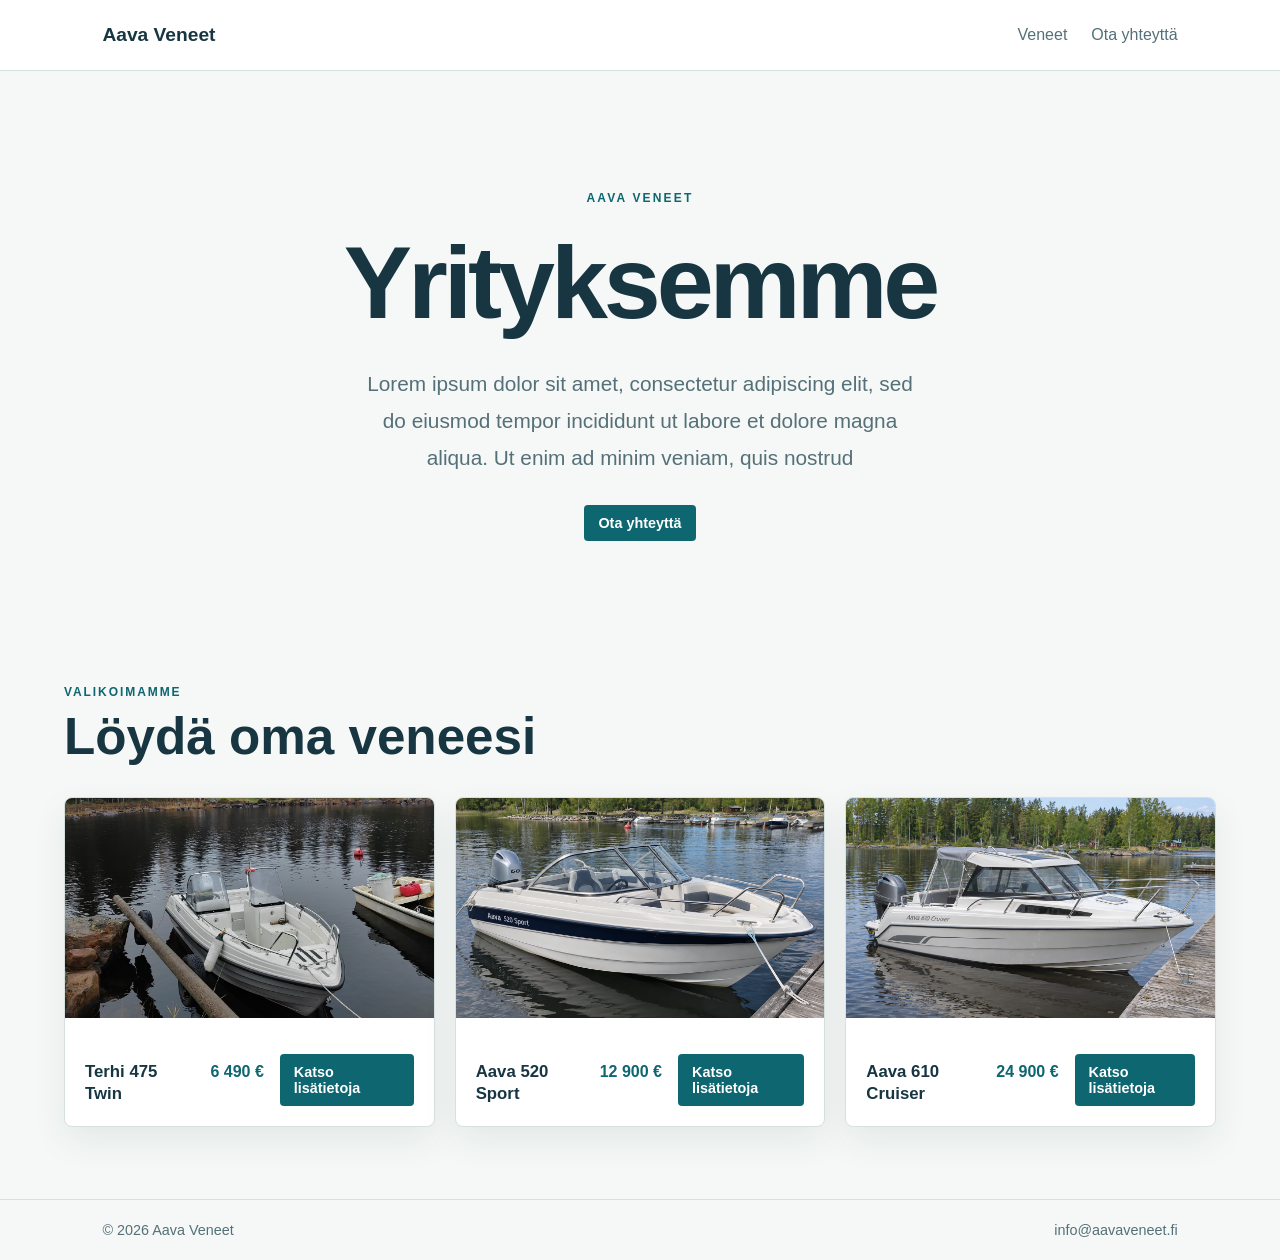
<file: index.html>
<!DOCTYPE html>
<html lang="fi">
<head>
    <meta charset="UTF-8">
    <meta name="viewport" content="width=device-width, initial-scale=1.0">
    <title>Aava Veneet</title>
    <link rel="stylesheet" href="styles/style.css">
</head>
<body>
<header class="site-header">
    <a class="brand" href="index.html">Aava Veneet</a>
    <nav class="site-nav" aria-label="Päänavigaatio">
        <a href="boat1.html">Veneet</a>
        <a href="contact.html">Ota yhteyttä</a>
    </nav>
</header>

<main>
    <section class="esittely">
        <h1>Yrityksemme</h1>
        <p class="intro">Lorem ipsum dolor sit amet, consectetur adipiscing elit,
             sed do eiusmod tempor incididunt ut labore et dolore magna aliqua. 
             Ut enim ad minim veniam, quis nostrud</p>
        <a class="intro-button" href="contact.html">Ota yhteyttä</a>
    </section>

    <section class="venemallisto" aria-labelledby="venemallisto-otsikko">
        <div class="section-heading">
            <p class="eyebrow">Valikoimamme</p>
            <h2 id="venemallisto-otsikko">Löydä oma veneesi</h2>
        </div>

        <div class="veneet-grid">
            <article class="vene-kortti">
                <img src="images/venekuva2.jpg" alt="Valkoinen moottorivene tyynellä merellä" loading="lazy">
                <div class="vene-kortti__sisalto">
                    <h3>Terhi 475 Twin</h3>
                    <p class="hinta">6 490 €</p>
                    <a href="boat1.html#boat1" class="vene-kortti-nappi">Katso lisätietoja</a>
                </div>
            </article>

            <article class="vene-kortti">
                <img src="images/venekuva4.png" alt="Sininen purjevene avomerellä" loading="lazy">
                <div class="vene-kortti__sisalto">
                    <h3>Aava 520 Sport</h3>
                    <p class="hinta">12 900 €</p>
                    <a href="boat1.html#boat2" class="vene-kortti-nappi">Katso lisätietoja</a>
                </div>
            </article>

            <article class="vene-kortti">
                <img src="images/venekuva5.png" alt="Tyylikäs vene satamassa" loading="lazy">
                <div class="vene-kortti__sisalto">
                    <h3>Aava 610 Cruiser</h3>
                    <p class="hinta">24 900 €</p>
                    <a href="boat1.html#boat3" class="vene-kortti-nappi">Katso lisätietoja</a>
                </div>
            </article>
        </div>
    </section>
</main>

<footer class="site-footer">
    <p>&copy; 2026 Aava Veneet</p>
    <a href="mailto:info@aavaveneet.fi">info@aavaveneet.fi</a>
</footer>
</body>
</html>
</file>
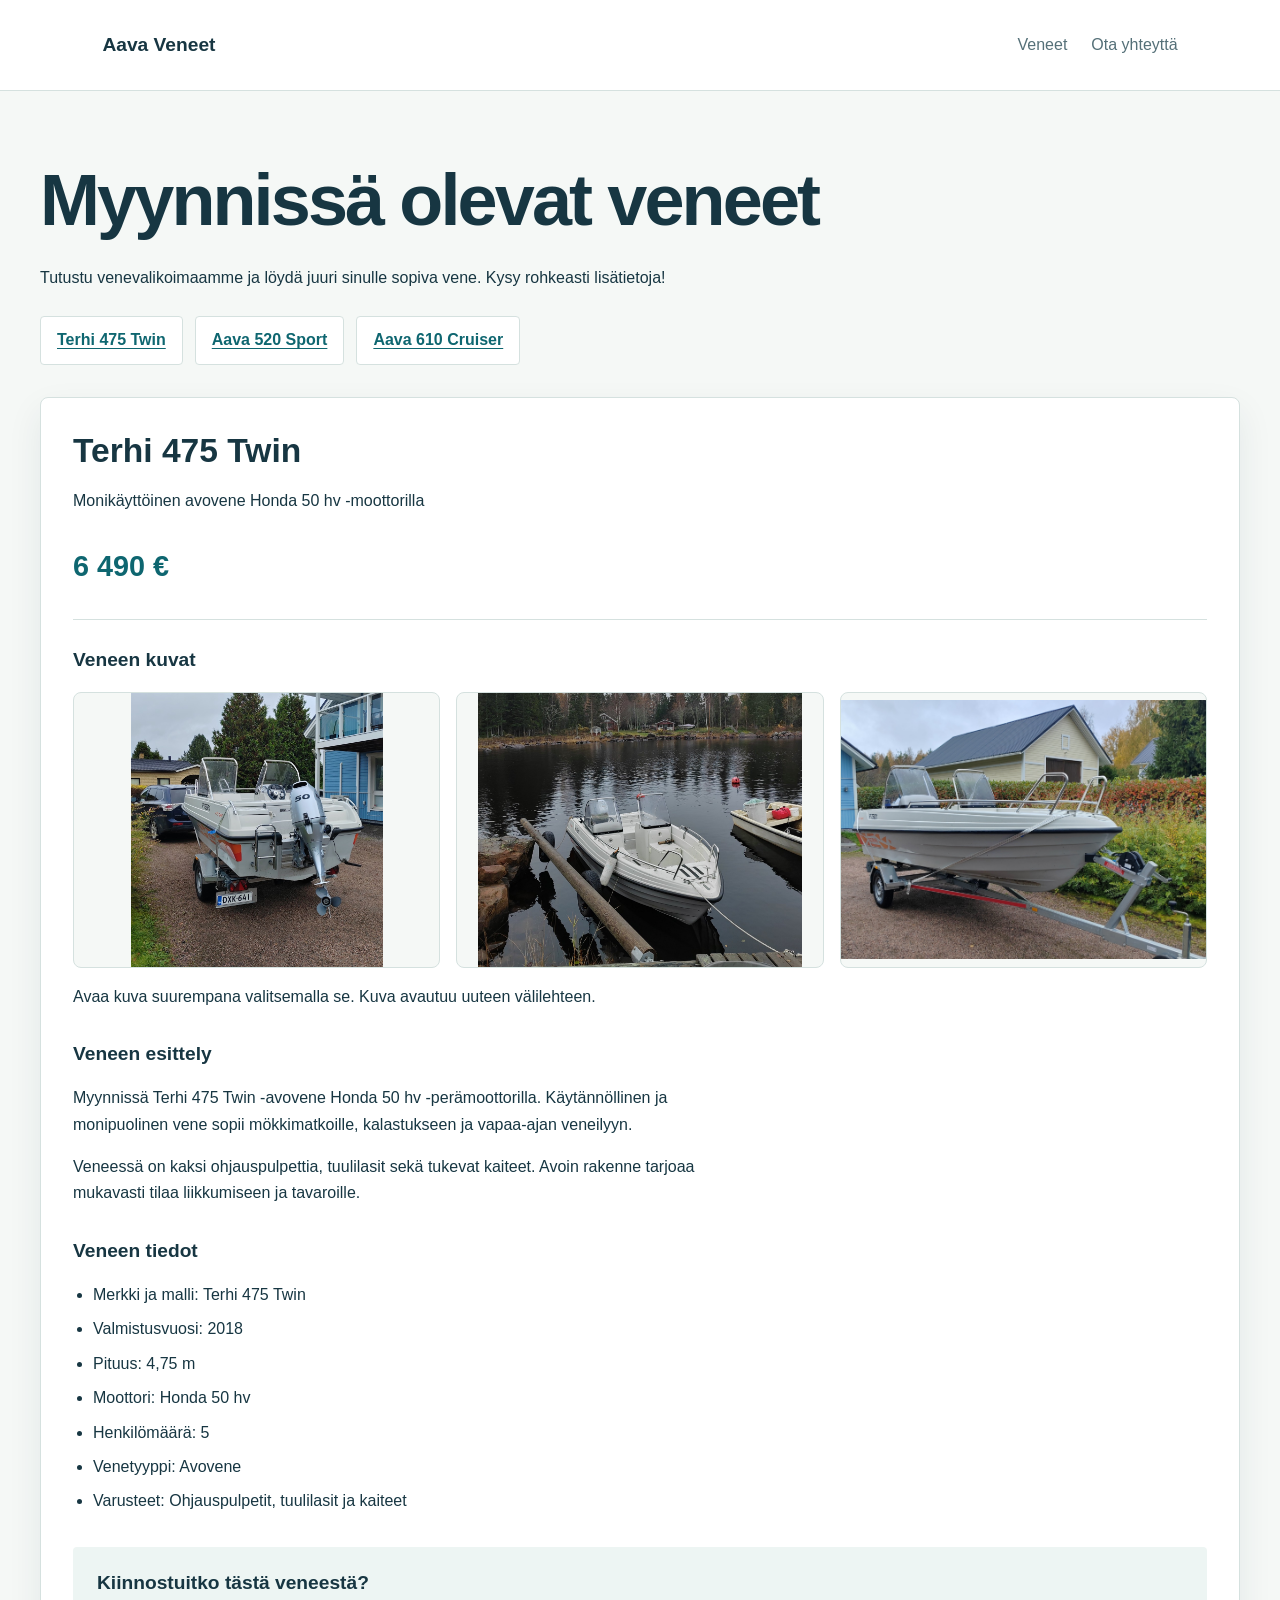
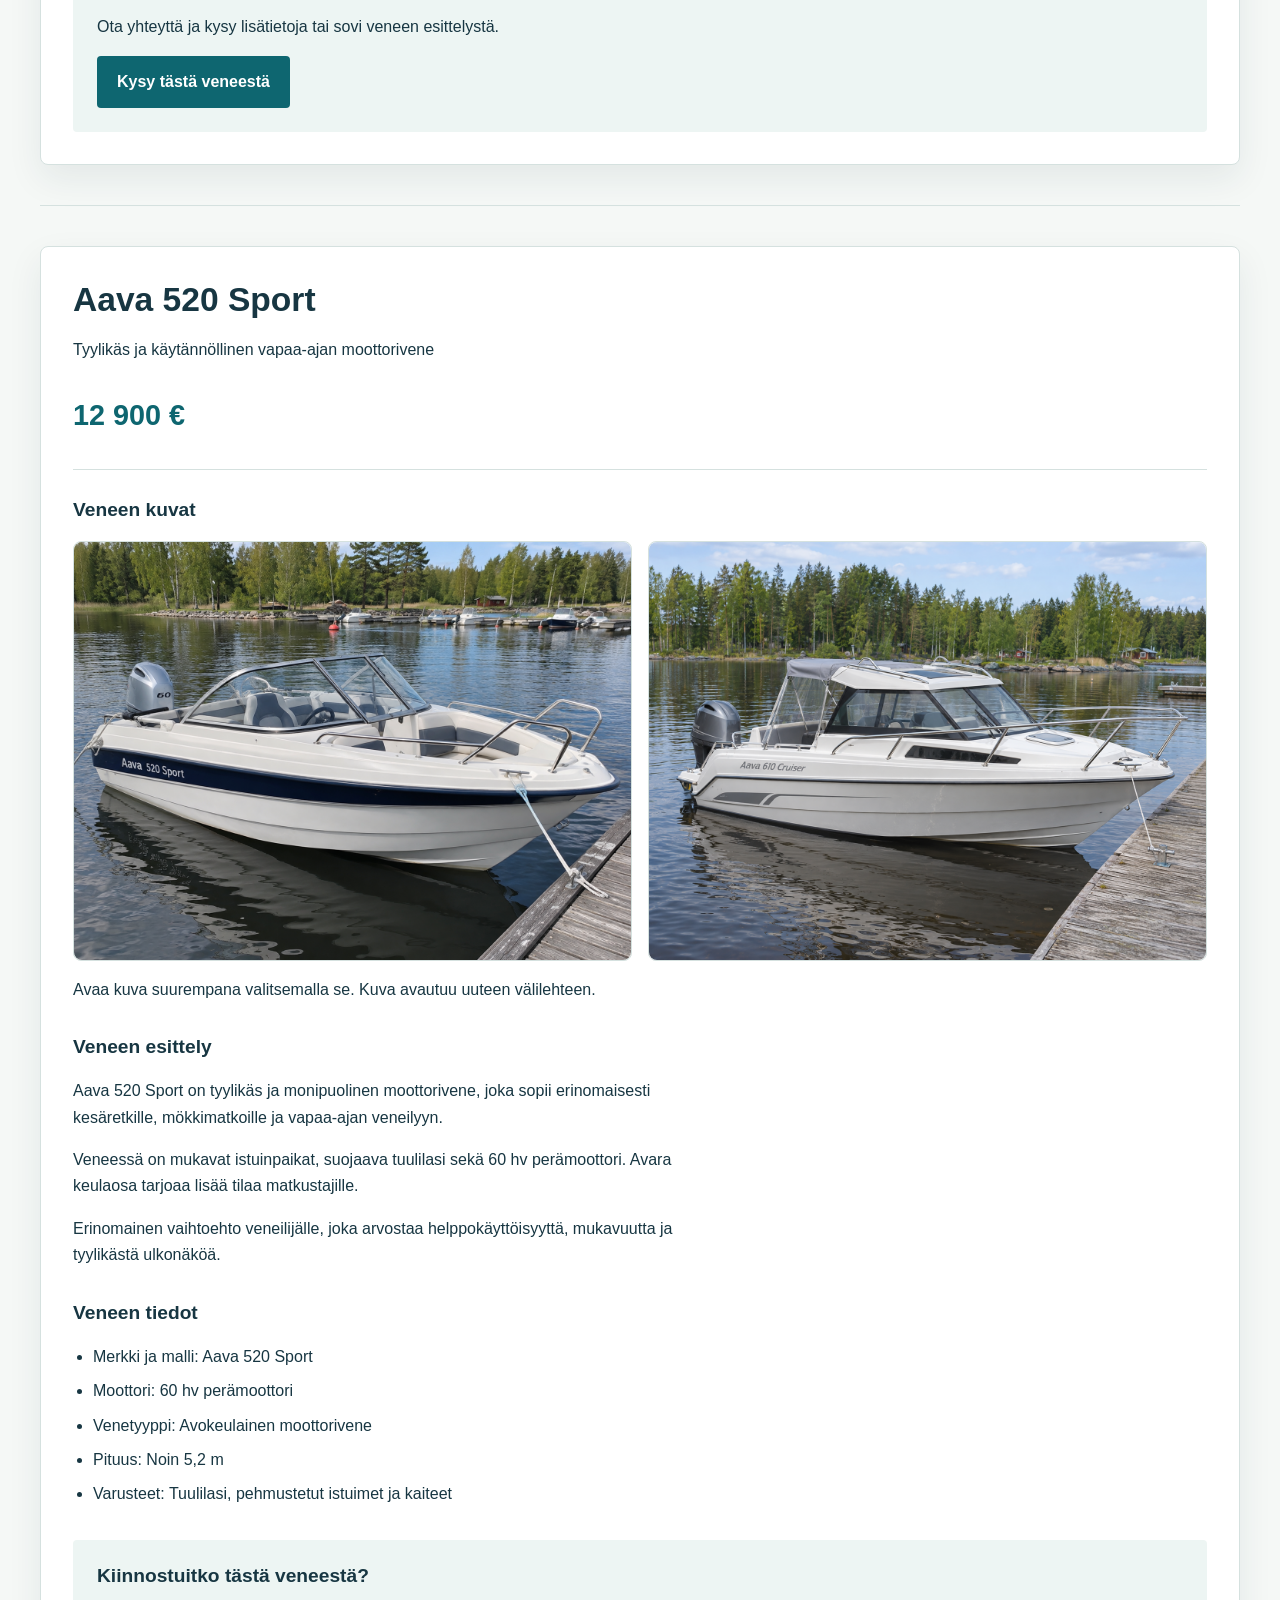
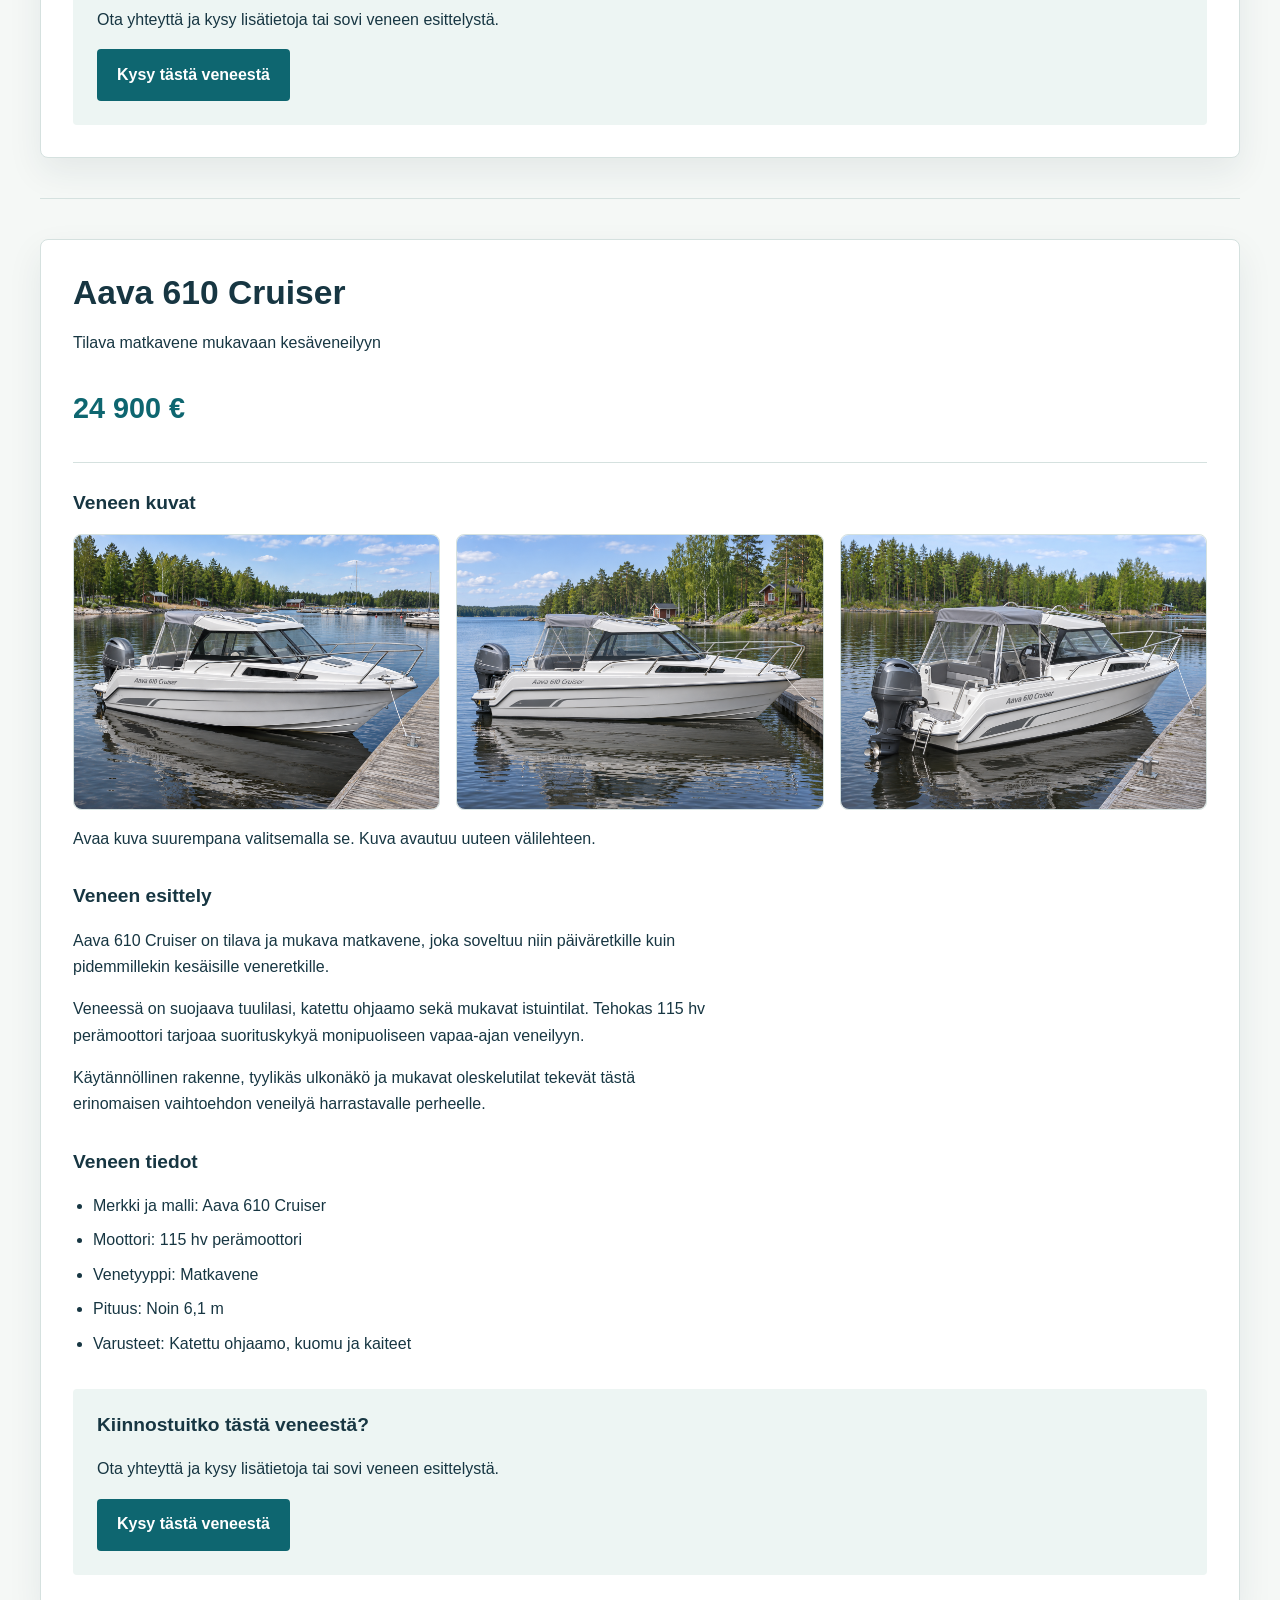
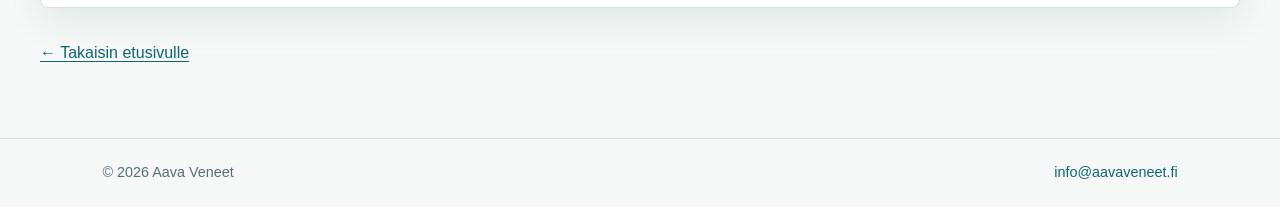
<file: boat1.html>
<!DOCTYPE html>
<html lang="fi">

<head>
    <meta charset="UTF-8">
    <meta name="viewport" content="width=device-width, initial-scale=1.0">
    <meta name="description" content="Tutustu Terhi 475 Twinin, Aava 520 Sportin ja Aava 610 Cruiserin kuviin, hintoihin ja tietoihin. Kysy lisää Aava Veneiltä.">
    <title>Myytävät veneet | Aava Veneet</title>

    <link rel="stylesheet" href="styles/style.css">
    <link rel="icon" type="image/png" href="images/favicon.png">
</head>

<body class="boat-detail-page">
    <a class="skip-link" href="#sisalto">Siirry sisältöön</a>

    <!-- Yhteinen header -->
    <header class="site-header">
        <a class="brand" href="index.html">Aava Veneet</a>

        <nav class="site-nav" aria-label="Päänavigaatio">
            <a href="index.html#veneet">Veneet</a>
            <a href="contact.html">Ota yhteyttä</a>
        </nav>
    </header>

    <main id="sisalto" class="boat-page" tabindex="-1">

        <h1>Myynnissä olevat veneet</h1>

        <p>
            Tutustu venevalikoimaamme ja löydä juuri sinulle
            sopiva vene. Kysy rohkeasti lisätietoja!
        </p>

        <nav class="boat-shortcuts" aria-label="Siirry veneen tietoihin">
            <a href="#boat1">Terhi 475 Twin</a>
            <a href="#boat2">Aava 520 Sport</a>
            <a href="#boat3">Aava 610 Cruiser</a>
        </nav>

        <!-- VENE 1: TERHI 475 TWIN -->

        <article id="boat1" class="boat-listing" aria-labelledby="boat1-title">

            <header class="boat-header">
                <h2 id="boat1-title">Terhi 475 Twin</h2>
                <p>Monikäyttöinen avovene Honda 50 hv -moottorilla</p>
                <p class="boat-price"><strong>6 490 €</strong></p>
            </header>

            <section class="boat-gallery-section">
                <h3>Veneen kuvat</h3>

                <div class="boat-gallery">

                    <a href="images/venekuva1.jpg"
                       target="_blank"
                       rel="noopener"
                       aria-label="Avaa Terhin takakuva suurempana">
                        <img src="images/venekuva1.jpg"
                             width="993" height="1080"
                             alt="Terhi 475 Twin takaapäin, Honda 50 hv -moottori">
                    </a>

                    <a href="images/venekuva2.jpg"
                       target="_blank"
                       rel="noopener"
                       aria-label="Avaa Terhin keulakuva suurempana">
                        <img src="images/venekuva2.jpg"
                             width="1280" height="1080"
                             alt="Terhi 475 Twin laiturissa keulasta kuvattuna">
                    </a>

                    <a href="images/venekuva3.jpg"
                       target="_blank"
                       rel="noopener"
                       aria-label="Avaa Terhin sivukuva suurempana">
                        <img src="images/venekuva3.jpg"
                             width="3303" height="2343"
                             alt="Terhi 475 Twin sivulta kuvattuna trailerilla">
                    </a>

                </div>

                <p>Avaa kuva suurempana valitsemalla se. Kuva avautuu uuteen välilehteen.</p>
            </section>

            <section class="boat-description">
                <h3>Veneen esittely</h3>

                <p>
                    Myynnissä Terhi 475 Twin -avovene Honda 50 hv
                    -perämoottorilla. Käytännöllinen ja monipuolinen
                    vene sopii mökkimatkoille, kalastukseen ja
                    vapaa-ajan veneilyyn.
                </p>

                <p>
                    Veneessä on kaksi ohjauspulpettia, tuulilasit
                    sekä tukevat kaiteet. Avoin rakenne tarjoaa
                    mukavasti tilaa liikkumiseen ja tavaroille.
                </p>
            </section>

            <section class="boat-specifications">
                <h3>Veneen tiedot</h3>

                <ul>
                    <li>Merkki ja malli: Terhi 475 Twin</li>
                    <li>Valmistusvuosi: 2018</li>
                    <li>Pituus: 4,75 m</li>
                    <li>Moottori: Honda 50 hv</li>
                    <li>Henkilömäärä: 5</li>
                    <li>Venetyyppi: Avovene</li>
                    <li>Varusteet: Ohjauspulpetit, tuulilasit ja kaiteet</li>
                </ul>
            </section>

            <section class="boat-contact">
                <h3>Kiinnostuitko tästä veneestä?</h3>

                <p>
                    Ota yhteyttä ja kysy lisätietoja
                    tai sovi veneen esittelystä.
                </p>

                <a href="contact.html?boat=boat1" class="button">
                    Kysy tästä veneestä
                </a>
            </section>

        </article>

        <hr>

        <!-- VENE 2: AAVA 520 SPORT -->

        <article id="boat2" class="boat-listing" aria-labelledby="boat2-title">

            <header class="boat-header">
                <h2 id="boat2-title">Aava 520 Sport</h2>
                <p>Tyylikäs ja käytännöllinen vapaa-ajan moottorivene</p>
                <p class="boat-price"><strong>12 900 €</strong></p>
            </header>

            <section class="boat-gallery-section">
                <h3>Veneen kuvat</h3>

                <div class="boat-gallery">

                    <a href="images/venekuva4.png"
                       target="_blank"
                       rel="noopener"
                       aria-label="Avaa Aava 520 Sportin ensimmäinen kuva">
                        <img src="images/venekuva4.png"
                             loading="lazy" decoding="async"
                             alt="Aava 520 Sport sivulta kuvattuna laiturissa">
                    </a>

                    <a href="images/venekuva5.png"
                       target="_blank"
                       rel="noopener"
                       aria-label="Avaa Aava 520 Sportin toinen kuva">
                        <img src="images/venekuva5.png"
                             loading="lazy" decoding="async"
                             alt="Aava 520 Sport toisesta kuvakulmasta">
                    </a>

                </div>

                <p>Avaa kuva suurempana valitsemalla se. Kuva avautuu uuteen välilehteen.</p>
            </section>

            <section class="boat-description">
                <h3>Veneen esittely</h3>

                <p>
                    Aava 520 Sport on tyylikäs ja monipuolinen
                    moottorivene, joka sopii erinomaisesti
                    kesäretkille, mökkimatkoille ja
                    vapaa-ajan veneilyyn.
                </p>

                <p>
                    Veneessä on mukavat istuinpaikat,
                    suojaava tuulilasi sekä 60 hv perämoottori.
                    Avara keulaosa tarjoaa lisää tilaa matkustajille.
                </p>

                <p>
                    Erinomainen vaihtoehto veneilijälle,
                    joka arvostaa helppokäyttöisyyttä,
                    mukavuutta ja tyylikästä ulkonäköä.
                </p>
            </section>

            <section class="boat-specifications">
                <h3>Veneen tiedot</h3>

                <ul>
                    <li>Merkki ja malli: Aava 520 Sport</li>
                    <li>Moottori: 60 hv perämoottori</li>
                    <li>Venetyyppi: Avokeulainen moottorivene</li>
                    <li>Pituus: Noin 5,2 m</li>
                    <li>Varusteet: Tuulilasi, pehmustetut istuimet ja kaiteet</li>
                </ul>
            </section>

            <section class="boat-contact">
                <h3>Kiinnostuitko tästä veneestä?</h3>

                <p>
                    Ota yhteyttä ja kysy lisätietoja
                    tai sovi veneen esittelystä.
                </p>

                <a href="contact.html?boat=boat2" class="button">
                    Kysy tästä veneestä
                </a>
            </section>

        </article>

        <hr>

        <!-- VENE 3: AAVA 610 CRUISER -->

        <article id="boat3" class="boat-listing" aria-labelledby="boat3-title">

            <header class="boat-header">
                <h2 id="boat3-title">Aava 610 Cruiser</h2>
                <p>Tilava matkavene mukavaan kesäveneilyyn</p>
                <p class="boat-price"><strong>24 900 €</strong></p>
            </header>

            <section class="boat-gallery-section">
                <h3>Veneen kuvat</h3>

                <div class="boat-gallery">

                    <a href="images/venekuva6.png"
                       target="_blank"
                       rel="noopener"
                       aria-label="Avaa Aava 610 Cruiserin ensimmäinen kuva">
                        <img src="images/venekuva6.png"
                             loading="lazy" decoding="async"
                             alt="Aava 610 Cruiser laiturissa">
                    </a>

                    <a href="images/venekuva7.png"
                       target="_blank"
                       rel="noopener"
                       aria-label="Avaa Aava 610 Cruiserin toinen kuva">
                        <img src="images/venekuva7.png"
                             loading="lazy" decoding="async"
                             alt="Aava 610 Cruiser sivulta kuvattuna">
                    </a>

                    <a href="images/venekuva8.png"
                       target="_blank"
                       rel="noopener"
                       aria-label="Avaa Aava 610 Cruiserin kolmas kuva">
                        <img src="images/venekuva8.png"
                             loading="lazy" decoding="async"
                             alt="Aava 610 Cruiser takaapäin kuvattuna">
                    </a>

                </div>

                <p>Avaa kuva suurempana valitsemalla se. Kuva avautuu uuteen välilehteen.</p>
            </section>

            <section class="boat-description">
                <h3>Veneen esittely</h3>

                <p>
                    Aava 610 Cruiser on tilava ja mukava
                    matkavene, joka soveltuu niin päiväretkille
                    kuin pidemmillekin kesäisille veneretkille.
                </p>

                <p>
                    Veneessä on suojaava tuulilasi, katettu
                    ohjaamo sekä mukavat istuintilat.
                    Tehokas 115 hv perämoottori tarjoaa
                    suorituskykyä monipuoliseen
                    vapaa-ajan veneilyyn.
                </p>

                <p>
                    Käytännöllinen rakenne, tyylikäs ulkonäkö
                    ja mukavat oleskelutilat tekevät tästä
                    erinomaisen vaihtoehdon veneilyä
                    harrastavalle perheelle.
                </p>
            </section>

            <section class="boat-specifications">
                <h3>Veneen tiedot</h3>

                <ul>
                    <li>Merkki ja malli: Aava 610 Cruiser</li>
                    <li>Moottori: 115 hv perämoottori</li>
                    <li>Venetyyppi: Matkavene</li>
                    <li>Pituus: Noin 6,1 m</li>
                    <li>Varusteet: Katettu ohjaamo, kuomu ja kaiteet</li>
                </ul>
            </section>

            <section class="boat-contact">
                <h3>Kiinnostuitko tästä veneestä?</h3>

                <p>
                    Ota yhteyttä ja kysy lisätietoja
                    tai sovi veneen esittelystä.
                </p>

                <a href="contact.html?boat=boat3" class="button">
                    Kysy tästä veneestä
                </a>
            </section>

        </article>

        <!-- Paluu etusivulle -->
        <p class="back-link">
            <a href="index.html">← Takaisin etusivulle</a>
        </p>

    </main>

<footer class="site-footer">
    <p>&copy; 2026 Aava Veneet</p>
    <a href="mailto:info@aavaveneet.fi">info@aavaveneet.fi</a>
</footer>

</body>
</html>
</file>
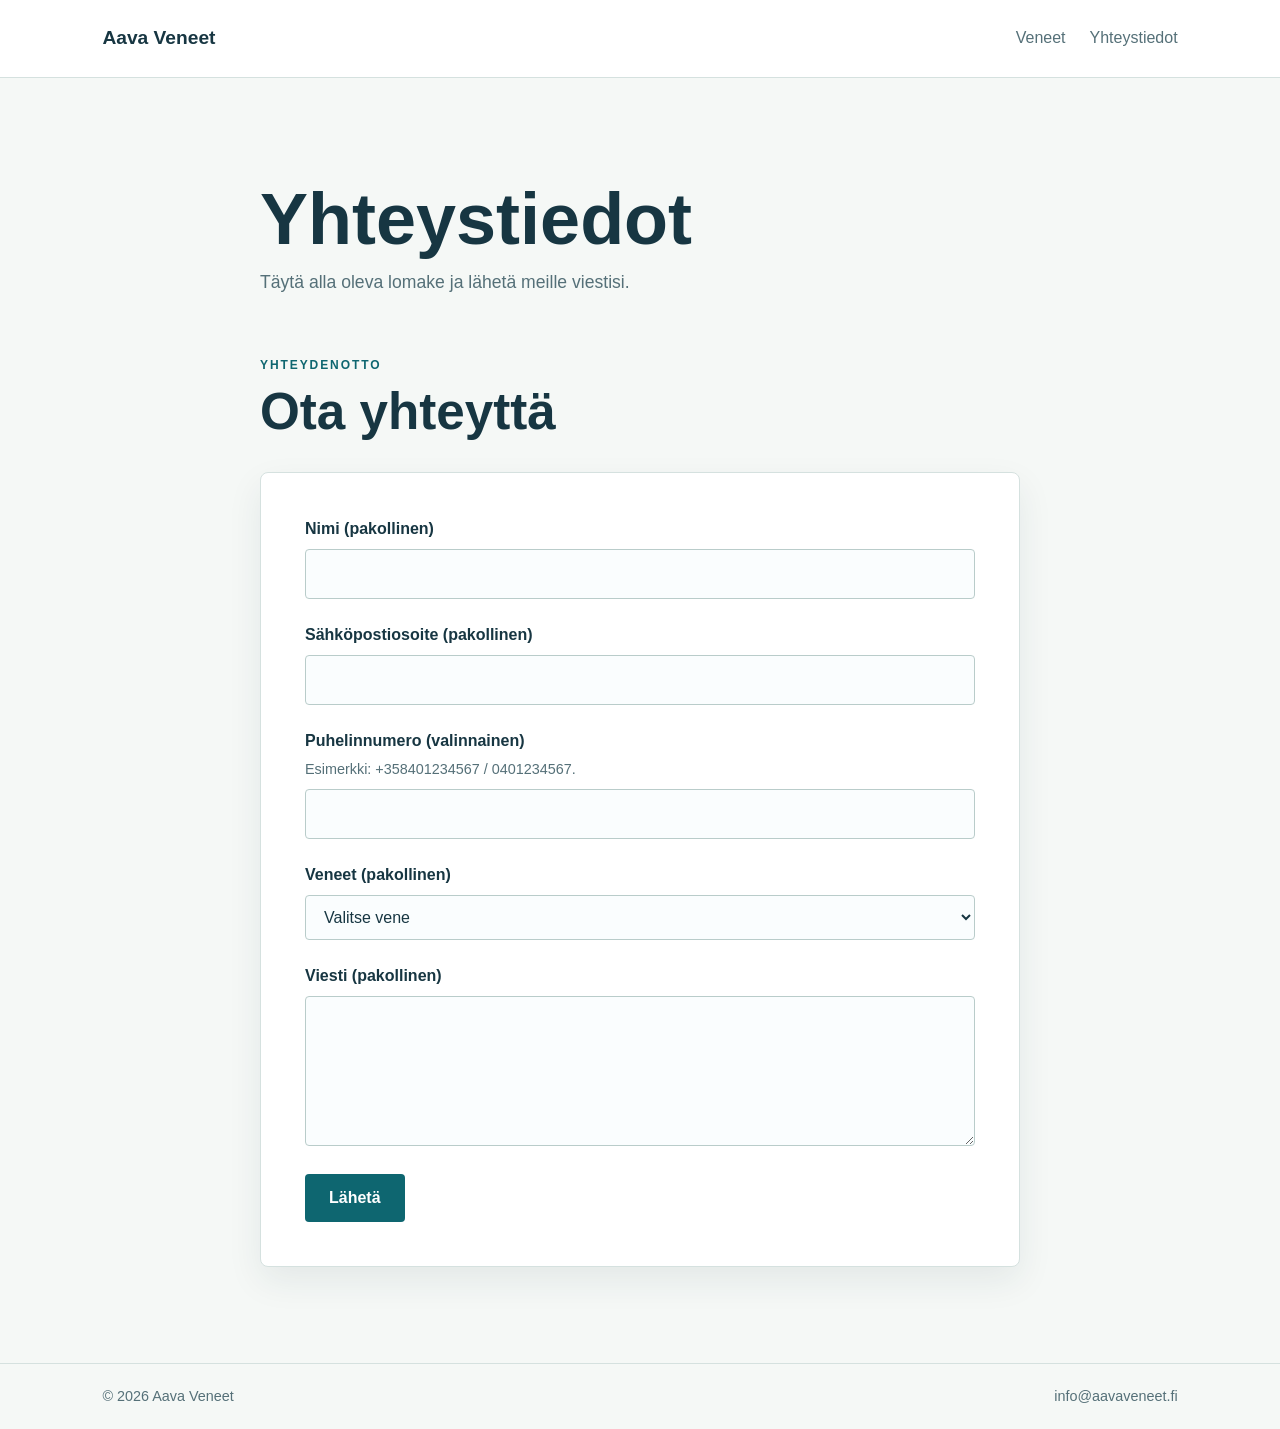
<file: contact.html>
<!DOCTYPE html>
<html lang="fi">

<head>
    <meta charset="UTF-8">
    <meta name="viewport" content="width=device-width, initial-scale=1.0">
    <title>Yhteystiedot</title>
    <link rel="stylesheet" href="styles/style.css">
</head>

<body class="contact-page">
    <header class="site-header contact-header">
        <a class="brand" href="index.html">Aava Veneet</a>
        <nav class="site-nav" aria-label="Päänavigaatio">
            <a href="boat1.html">Veneet</a>
            
            <a href="#yhteystiedot">Yhteystiedot</a>
        </nav>

    </header>

    <main class="site-main">

 <div class="contact-header__intro">
            <h1>Yhteystiedot</h1>
            <p>Täytä alla oleva lomake ja lähetä meille viestisi.</p>
        </div>

        <section class="contact" id="yhteystiedot">
            <div class="section-heading">
                <p class="eyebrow">Yhteydenotto</p>
                <h2>Ota yhteyttä</h2>
            </div>

            <form class="contact-card" action="https://httpbin.org/post" method="post">

                <div class="form-group">
                    <label for="name">Nimi (pakollinen)</label>
                    <input type="text" id="name" name="name" autocomplete="name" required minlength="2" maxlength="30">
                </div>

                <div class="form-group">
                    <label for="email">Sähköpostiosoite (pakollinen)</label>
                    <input type="email" id="email" name="email" autocomplete="email" required maxlength="40">
                </div>

                <div class="form-group">
                    <label for="phone">Puhelinnumero (valinnainen)</label>
                    <p id="phone-help">
                        Esimerkki: +358401234567 / 0401234567.
                    </p>
                    <input type="tel" id="phone" name="phone" autocomplete="tel" pattern="[+]?[0-9]{7,15}"
                        aria-describedby="phone-help">
                </div>

                <div class="form-group">
                <label for="veneet">Veneet (pakollinen)</label>
                <select id="veneet" name="veneet" required>
                    <option value="">Valitse vene</option>
                    <option value="vene1">Terhi 475 Twin</option>
                    <option value="vene2">Aava 520 Sport</option>
                    <option value="vene3">Aava 610 Cruiser</option>
                </select>
                </div>

                <div class="form-group">
                    <label for="message">Viesti (pakollinen)</label>
                    <textarea id="message" name="message" required minlength="10" maxlength="500">
                </textarea>
                </div>

                <button type="submit">Lähetä</button>
            </form>

        </section>
    </main>

    <script>
        const boatValues = {
            boat1: "vene1",
            boat2: "vene2",
            boat3: "vene3"
        };
        const selectedBoat = new URLSearchParams(window.location.search).get("boat");
        const boatSelect = document.getElementById("veneet");

        if (boatSelect && Object.hasOwn(boatValues, selectedBoat)) {
            boatSelect.value = boatValues[selectedBoat];
        }
    </script>



<footer class="site-footer">
    <p>&copy; 2026 Aava Veneet</p>
    <a href="mailto:info@aavaveneet.fi">info@aavaveneet.fi</a>
</footer>
</body>

</html>
</file>
<file: styles/style.css>
* {
	box-sizing: border-box;
}

body {
	margin: 0;
	color: #173642;
	background: #f5f8f6;
	font-family: Arial, sans-serif;
}

.site-header {
	display: flex;
	align-items: center;
	justify-content: space-between;
	padding: 24px 8%;
	border-bottom: 1px solid #d5e1df;
	background: #ffffff;
}

.brand {
	color: #173642;
	font-size: 1.2rem;
	font-weight: bold;
	text-decoration: none;
}

.site-nav {
	display: flex;
	gap: 24px;
}

.site-nav a {
	color: #557078;
	text-decoration: none;
}

.site-nav a:hover {
	color: #0e6670;
}

.hero {
	max-width: 760px;
	margin: 0 auto;
	padding: 120px 24px;
	text-align: center;
}

.esittely {
	position: relative;
	max-width: 900px;
	margin: 0 auto;
	padding: clamp(72px, 10vw, 120px) 24px clamp(36px, 5vw, 64px);
	text-align: center;
}

.esittely::before {
	content: "AAVA VENEET";
	display: block;
	margin-bottom: 24px;
	color: #0e6670;
	font-size: 0.75rem;
	font-weight: bold;
	letter-spacing: 0.18em;
}

.esittely h1 {
	max-width: 700px;
	margin: 0 auto 28px;
	font-size: clamp(3rem, 8vw, 6.5rem);
	font-weight: 700;
	letter-spacing: -0.04em;
}

.esittely .intro {
	max-width: 560px;
	margin: 0 auto;
	color: #557078;
	font-size: clamp(1.05rem, 2vw, 1.3rem);
	line-height: 1.8;
}

.intro-button {
	display: inline-block;
	margin-top: 28px;
	padding: 10px 14px;
	border-radius: 4px;
	background: #0e6670;
	color: #ffffff;
	font-size: 0.9rem;
	font-weight: bold;
	text-decoration: none;
}

.intro-button:hover {
	background: #173642;
}

.venemallisto {
	max-width: 1200px;
	margin: clamp(48px, 7vw, 80px) auto 0;
	padding: 0 24px;
	text-align: left;
}

.section-heading {
	margin-bottom: 32px;
}

.eyebrow {
	margin: 0 0 10px;
	color: #0e6670;
	font-size: 0.75rem;
	font-weight: bold;
	letter-spacing: 0.16em;
	text-transform: uppercase;
}

.section-heading h2 {
	margin: 0;
	font-size: clamp(2rem, 4vw, 3.2rem);
	line-height: 1.1;
}

.veneet-grid {
	display: grid;
	grid-template-columns: repeat(3, minmax(0, 1fr));
	gap: 20px;
}

.vene-kortti {
	overflow: hidden;
	border: 1px solid #d5e1df;
	border-radius: 8px;
	background: #ffffff;
	box-shadow: 0 14px 35px rgba(23, 54, 66, 0.08);
}

.vene-kortti img {
	display: block;
	width: 100%;
	height: 220px;
	object-fit: cover;
}

.vene-kortti__sisalto {
	display: flex;
	align-items: baseline;
	justify-content: space-between;
	gap: 16px;
	padding: 20px;
}

.vene-kortti h3 {
	margin: 0;
	font-size: 1.05rem;
	line-height: 1.3;
}

.hinta {
	flex-shrink: 0;
	margin: 0;
	color: #0e6670;
	font-size: 1rem;
	font-weight: bold;
}

.vene-kortti-nappi {
	display: inline-block;
	margin-top: 16px;
	padding: 10px 14px;
	border-radius: 4px;
	background: #0e6670;
	color: #ffffff;
	font-size: 0.9rem;
	font-weight: bold;
	text-decoration: none;
}

.vene-kortti-nappi:hover {
	background: #173642;
}

.site-footer {
	display: flex;
	align-items: center;
	justify-content: space-between;
	gap: 16px;
	margin-top: 72px;
	padding: 22px 8%;
	border-top: 1px solid #d5e1df;
	color: #557078;
	font-size: 0.9rem;
}

.site-footer p {
	margin: 0;
}

.site-footer a {
	color: #557078;
	text-decoration: none;
}

.site-footer a:hover {
	color: #0e6670;
}

.contact-page {
	line-height: 1.5;
}

.contact-header {
	flex-wrap: wrap;
	gap: 18px 32px;
}

.contact-header__intro {
	flex-basis: 100%;
	margin-bottom: 48px;
	padding-top: 40px;
	padding-bottom: 12px;
	gap: 12px;
}

.contact-header__intro h1 {
	margin-bottom: 12px;
}

.contact-header__intro p {
	max-width: 520px;
	margin: 0;
	color: #557078;
	font-size: 1.1rem;
}

.contact-page .site-main {
	width: min(760px, calc(100% - 48px));
	margin: 64px auto 0;
}


.contact {
	padding-bottom: 24px;
}

.contact-card {
	padding: clamp(24px, 5vw, 44px);
	border: 1px solid #d5e1df;
	border-radius: 8px;
	background: #ffffff;
	box-shadow: 0 14px 35px rgba(23, 54, 66, 0.08);
}

.contact-card .form-group {
	margin-bottom: 24px;
}

.contact-card label {
	display: block;
	margin-bottom: 8px;
	font-weight: bold;
}

.contact-card input,
.contact-card select,
.contact-card textarea {
	display: block;
	width: 100%;
	padding: 12px 14px;
	border: 1px solid #b9ccca;
	border-radius: 4px;
	background: #fafdfe;
	color: #173642;
	font: inherit;
}

.contact-card textarea {
	min-height: 150px;
	resize: vertical;
}

.contact-card input:focus,
.contact-card select:focus,
.contact-card textarea:focus {
	border-color: #0e6670;
	box-shadow: 0 0 0 3px rgba(14, 102, 112, 0.15);
	outline: none;
}

.contact-card #phone-help {
	margin: -2px 0 8px;
	color: #557078;
	font-size: 0.9rem;
}

.contact-card button {
	margin-top: 4px;
	padding: 12px 24px;
	border: 0;
	border-radius: 4px;
	background: #0e6670;
	color: #ffffff;
	font: inherit;
	font-weight: bold;
	cursor: pointer;
}

.contact-card button:hover {
	background: #173642;
}

.contact-card button:focus-visible {
	outline: 3px solid #b35b00;
	outline-offset: 3px;
}

@media (max-width: 600px) {
	.contact-page .site-main {
		width: calc(100% - 32px);
		margin-top: 40px;
	}

	.contact-header__intro {
		margin-bottom: 36px;
		padding-top: 24px;
	}

	.contact-header__intro h1 {
		font-size: clamp(2.2rem, 12vw, 3.5rem);
	}

	.contact-card {
		padding: 24px 20px;
	}

	.contact-card button {
		width: 100%;
	}
}

h1 {
	margin: 0 0 20px;
	font-size: clamp(2.5rem, 7vw, 4.5rem);
	line-height: 1.05;
}

.intro {
	margin: 0;
	color: #557078;
	font-size: 1.1rem;
}

@media (max-width: 600px) {
	.site-header {
		align-items: flex-start;
		gap: 18px;
		padding: 20px 24px;
	}

	.site-nav {
		flex-wrap: wrap;
		justify-content: flex-end;
		gap: 10px 16px;
		font-size: 0.9rem;
	}

	.hero {
		padding: 90px 24px;
	}

	.esittely {
		padding: 64px 24px 36px;
	}

	.veneet-grid {
		grid-template-columns: 1fr;
	}

	.vene-kortti img {
		height: 240px;
	}

	.site-footer {
		align-items: flex-start;
		flex-direction: column;
		margin-top: 52px;
		padding: 20px 24px;
	}

	form {
		padding: 0 24px;
	}

	.form-group {
		margin-bottom: 20px;
	}

	.form-group label {
		display: block;
		margin-bottom: 8px;
		font-weight: bold;
	}

	.form-group input,
	.form-group select,
	.form-group textarea {
		display: block;
		width: 100%;
		max-width: 100%;
		padding: 12px;
		font-size: 16px;
		box-sizing: border-box;
		border: 1px solid #888888;
		border-radius: 4px;
		background-color: white;
	}

	form button {
		width: 100%;
		padding: 12px 24px;
		background-color: #567ca0;
		color: white;
		border: none;
		border-radius: 4px;
		font-size: 16px;
		cursor: pointer;
	}

	@media (max-width: 600px) {
		.form-group input,
		.form-group select,
		.form-group textarea {
			font-size: 14px;
			padding: 10px;
			width: 100%;
			min-height:40px;
			box-sizing: border-box;
			border: 1px solid #888888;
			border-radius: 2px;
			background-color: white;
		}

		form button {
			width: 100%;
			font-size: 14px;
			padding: 10px 20px;
			border-radius: 2px;
			border: none;
			color: white;
			background-color: #567ca0;
		}
	}

	form button:hover {
		background-color: #567ca0;
	}
}

/* Venesivun tyylit */
.boat-detail-page,
.boat-detail-page * {
	box-sizing: border-box;
}

.boat-detail-page {
	margin: 0;
	background: #f5f8f6;
	color: #173642;
	font-family: Arial, sans-serif;
	line-height: 1.65;
	overflow-wrap: anywhere;
}

.boat-detail-page a {
	color: #0e6670;
	text-underline-offset: 0.2em;
}

.boat-detail-page a:focus-visible {
	outline: 3px solid #b35b00;
	outline-offset: 5px;
}

.boat-detail-page .skip-link {
	position: absolute;
	top: 0;
	left: 1rem;
	z-index: 10;
	padding: 0.75rem 1rem;
	background: #fff;
	transform: translateY(-150%);
}

.boat-detail-page .skip-link:focus {
	transform: translateY(0);
}

.boat-detail-page .boat-shortcuts {
	display: flex;
	flex-wrap: wrap;
	gap: 0.75rem;
	margin-block: 1.5rem;
}

.boat-detail-page .boat-shortcuts a {
	padding: 0.65rem 1rem;
	border: 1px solid #d5e1df;
	border-radius: 4px;
	background: #fff;
	font-weight: 700;
}

.boat-detail-page .boat-shortcuts a:hover {
	background: #edf5f3;
}

.boat-detail-page .site-nav [aria-current="page"] {
	font-weight: 700;
	text-decoration-thickness: 3px;
}

.boat-detail-page .site-header {
	display: flex;
	flex-wrap: wrap;
	align-items: center;
	justify-content: space-between;
	gap: 18px;
	padding: 24px 8%;
	border-bottom: 1px solid #d5e1df;
	background: #fff;
}

.boat-detail-page .site-header a {
	color: #173642;
}

.boat-detail-page .brand {
	font-size: 1.2rem;
	font-weight: bold;
	text-decoration: none;
}

.boat-detail-page .site-nav {
	display: flex;
	flex-wrap: wrap;
	gap: 0.5rem 1.5rem;
}

.boat-detail-page .site-nav a {
	padding-block: 0.5rem;
	color: #557078;
}

.boat-detail-page .site-nav a:hover {
	color: #0e6670;
}

.boat-detail-page .boat-page {
	width: min(1200px, calc(100% - 48px));
	margin: 64px auto 0;
}

.boat-detail-page h1,
.boat-detail-page h2,
.boat-detail-page h3 {
	line-height: 1.25;
}

.boat-detail-page h1 {
	margin-bottom: 20px;
	font-size: clamp(2.5rem, 7vw, 4.5rem);
	letter-spacing: -0.04em;
}

.boat-detail-page h2 {
	margin: 0 0 0.75rem;
	font-size: clamp(1.5rem, 3vw, 2.1rem);
}

.boat-detail-page h3 {
	margin-top: 0;
	font-size: 1.2rem;
}

.boat-detail-page .boat-listing {
	scroll-margin-top: 1rem;
	margin-top: 32px;
	padding: clamp(20px, 3vw, 32px);
	border: 1px solid #d5e1df;
	border-radius: 8px;
	background: #fff;
	box-shadow: 0 14px 35px rgba(23, 54, 66, 0.08);
}

.boat-detail-page .boat-header {
	margin-bottom: 1.75rem;
	border-bottom: 1px solid #d5e1df;
}

.boat-detail-page .boat-price {
	color: #0e6670;
	font-size: 1.8rem;
}

.boat-detail-page .boat-gallery {
	display: grid;
	grid-template-columns: repeat(auto-fit, minmax(min(100%, 240px), 1fr));
	gap: 1rem;
}

.boat-detail-page .boat-gallery a {
	display: block;
	border: 1px solid #d5e1df;
	border-radius: 8px;
	background: #f5f8f6;
}

.boat-detail-page .boat-gallery img {
	display: block;
	width: 100%;
	height: auto;
	aspect-ratio: 4 / 3;
	object-fit: contain;
	border-radius: inherit;
}

.boat-detail-page .boat-gallery a:hover {
	border-color: #0e6670;
}

.boat-detail-page .boat-description,
.boat-detail-page .boat-specifications,
.boat-detail-page .boat-contact {
	margin-top: 2rem;
}

.boat-detail-page .boat-description p {
	max-width: 72ch;
}

.boat-detail-page .boat-specifications ul {
	padding-left: 1.25rem;
}

.boat-detail-page .boat-specifications li {
	margin-block: 0.5rem;
}

.boat-detail-page .boat-contact {
	padding: 1.5rem;
	border-radius: 4px;
	background: #edf5f3;
}

.boat-detail-page .button {
	display: inline-block;
	padding: 0.8rem 1.25rem;
	border-radius: 4px;
	background: #0e6670;
	color: #fff;
	font-weight: 700;
	text-decoration: none;
}

.boat-detail-page .button:hover {
	background: #173642;
}

.boat-detail-page .boat-page > hr {
	margin: 2.5rem 0;
	border: 0;
	border-top: 1px solid #d5e1df;
}

.boat-detail-page .back-link {
	margin-top: 2rem;
}

.boat-detail-page .site-footer {
	display: flex;
	align-items: center;
	justify-content: space-between;
	gap: 16px;
	margin-top: 72px;
	padding: 22px 8%;
	border-top: 1px solid #d5e1df;
	background: transparent;
	color: #557078;
	font-size: 0.9rem;
}

@media (max-width: 480px) {
	.boat-detail-page .site-header {
		align-items: flex-start;
		flex-direction: column;
		padding: 20px 24px;
	}

	.boat-detail-page .boat-page {
		width: calc(100% - 48px);
		margin-top: 48px;
	}

	.boat-detail-page .boat-contact {
		padding: 1rem;
	}

	.boat-detail-page .button {
		width: 100%;
		text-align: center;
	}

	.boat-detail-page .site-footer {
		align-items: flex-start;
		flex-direction: column;
		margin-top: 52px;
		padding: 20px 24px;
	}
}
</file>
